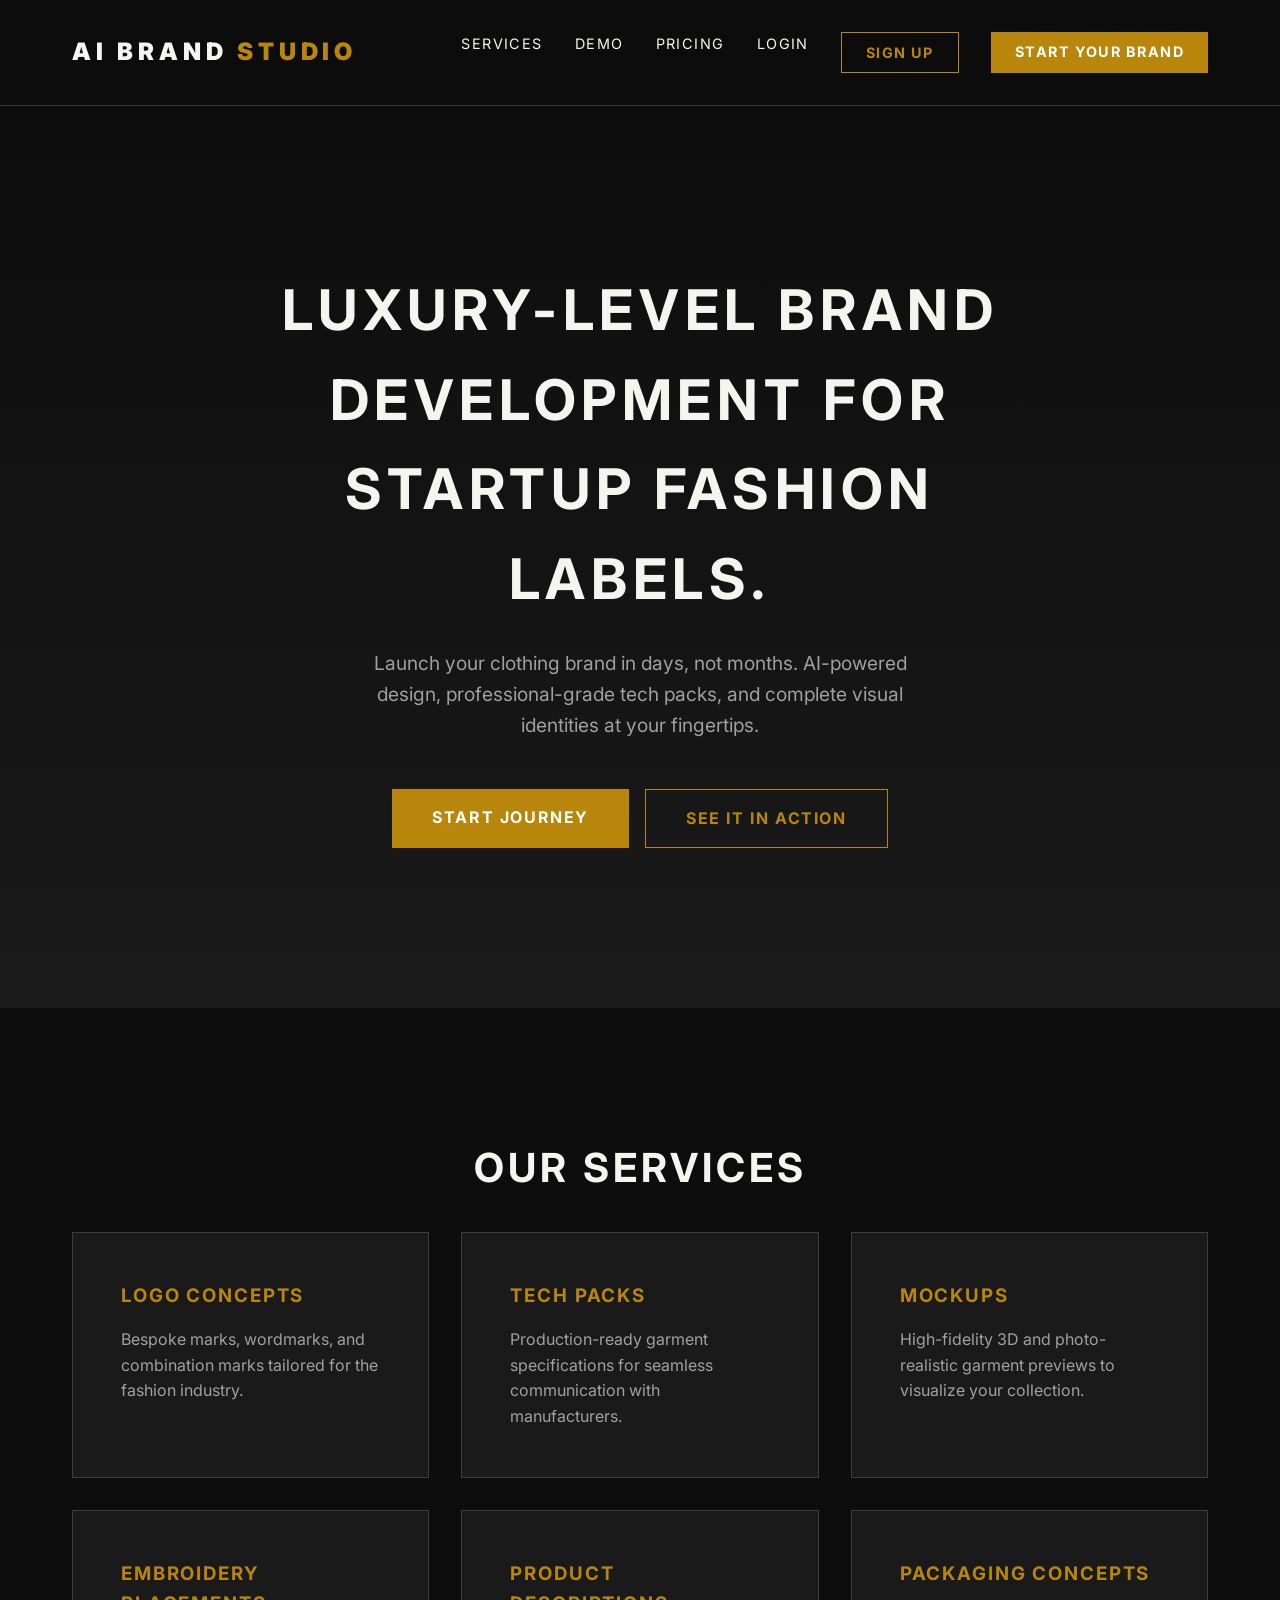
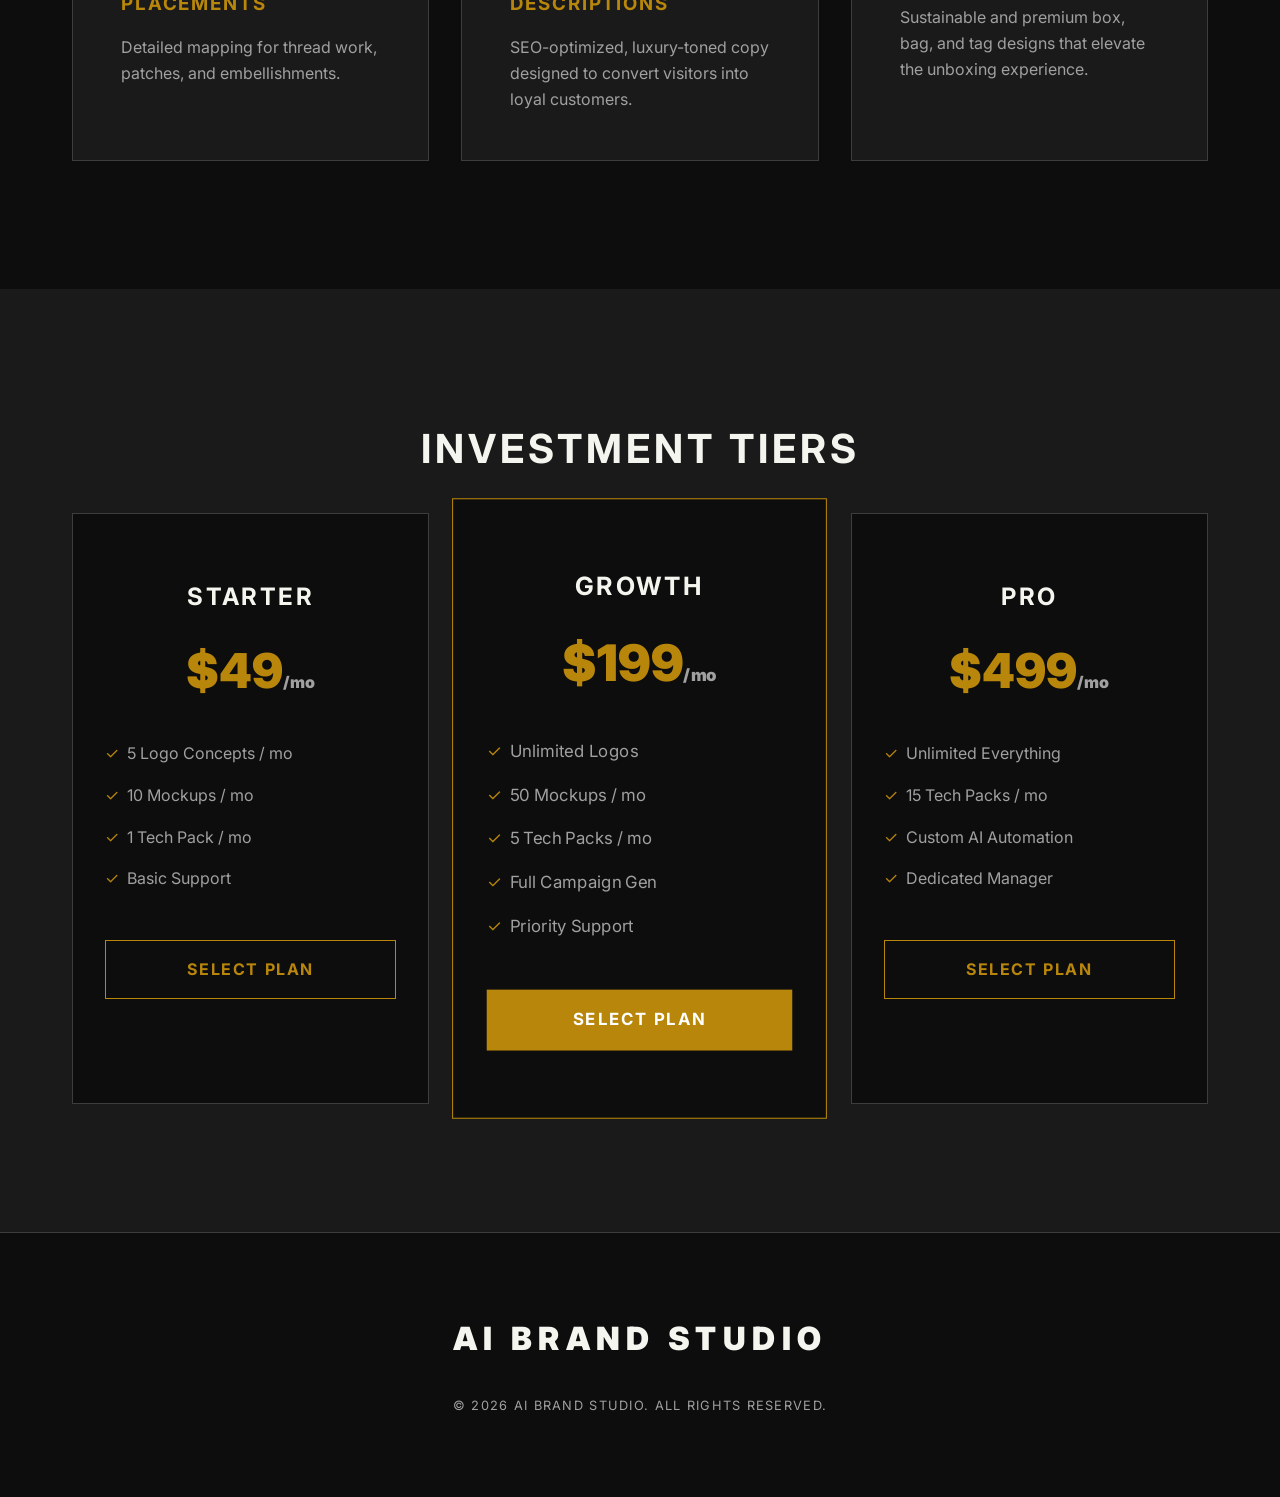
<file: index.html>
<!DOCTYPE html>
<html lang="en">
<head>
    <meta charset="UTF-8">
    <meta name="viewport" content="width=device-width, initial-scale=1.0">
    <title>AI Brand Studio | Luxury Fashion Brand Development</title>
    <link rel="preconnect" href="https://fonts.googleapis.com">
    <link rel="preconnect" href="https://fonts.gstatic.com" crossorigin>
    <link href="https://fonts.googleapis.com/css2?family=Inter:wght@400;700;900&display=swap" rel="stylesheet">
    <link rel="stylesheet" href="css/style.css">
</head>
<body>
    <header>
        <div class="container">
            <nav>
                <a href="index.html" class="logo">AI BRAND <span>STUDIO</span></a>
                <div class="nav-links">
                    <a href="services.html">Services</a>
                    <a href="demo.html">Demo</a>
                    <a href="pricing.html">Pricing</a>
                    <a href="login.html">Login</a>
                    <a href="signup.html" class="btn btn-outline" style="padding: 0.5rem 1.5rem;">Sign Up</a>
                    <a href="contact.html" class="btn" style="padding: 0.5rem 1.5rem;">Start Your Brand</a>
                </div>
            </nav>
        </div>
    </header>

    <main>
        <section class="hero">
            <div class="container">
                <h1>Luxury-level brand development for startup fashion labels.</h1>
                <p>Launch your clothing brand in days, not months. AI-powered design, professional-grade tech packs, and complete visual identities at your fingertips.</p>
                <div style="display: flex; gap: 1rem; justify-content: center;">
                    <a href="contact.html" class="btn">Start Journey</a>
                    <a href="demo.html" class="btn btn-outline">See it in action</a>
                </div>
            </div>
        </section>

        <section class="services">
            <div class="container">
                <h2 class="section-title">Our Services</h2>
                <div class="services-grid">
                    <div class="service-card">
                        <h3>Logo Concepts</h3>
                        <p>Bespoke marks, wordmarks, and combination marks tailored for the fashion industry.</p>
                    </div>
                    <div class="service-card">
                        <h3>Tech Packs</h3>
                        <p>Production-ready garment specifications for seamless communication with manufacturers.</p>
                    </div>
                    <div class="service-card">
                        <h3>Mockups</h3>
                        <p>High-fidelity 3D and photo-realistic garment previews to visualize your collection.</p>
                    </div>
                    <div class="service-card">
                        <h3>Embroidery Placements</h3>
                        <p>Detailed mapping for thread work, patches, and embellishments.</p>
                    </div>
                    <div class="service-card">
                        <h3>Product Descriptions</h3>
                        <p>SEO-optimized, luxury-toned copy designed to convert visitors into loyal customers.</p>
                    </div>
                    <div class="service-card">
                        <h3>Packaging Concepts</h3>
                        <p>Sustainable and premium box, bag, and tag designs that elevate the unboxing experience.</p>
                    </div>
                </div>
            </div>
        </section>

        <section class="pricing">
            <div class="container">
                <h2 class="section-title">Investment Tiers</h2>
                <div class="pricing-grid">
                    <div class="pricing-card">
                        <h3>Starter</h3>
                        <div class="price">$49<span>/mo</span></div>
                        <ul>
                            <li>5 Logo Concepts / mo</li>
                            <li>10 Mockups / mo</li>
                            <li>1 Tech Pack / mo</li>
                            <li>Basic Support</li>
                        </ul>
                        <a href="contact.html" class="btn btn-outline" style="width: 100%;">Select Plan</a>
                    </div>
                    <div class="pricing-card popular">
                        <h3>Growth</h3>
                        <div class="price">$199<span>/mo</span></div>
                        <ul>
                            <li>Unlimited Logos</li>
                            <li>50 Mockups / mo</li>
                            <li>5 Tech Packs / mo</li>
                            <li>Full Campaign Gen</li>
                            <li>Priority Support</li>
                        </ul>
                        <a href="contact.html" class="btn" style="width: 100%;">Select Plan</a>
                    </div>
                    <div class="pricing-card">
                        <h3>Pro</h3>
                        <div class="price">$499<span>/mo</span></div>
                        <ul>
                            <li>Unlimited Everything</li>
                            <li>15 Tech Packs / mo</li>
                            <li>Custom AI Automation</li>
                            <li>Dedicated Manager</li>
                        </ul>
                        <a href="contact.html" class="btn btn-outline" style="width: 100%;">Select Plan</a>
                    </div>
                </div>
            </div>
        </section>
    </main>

    <footer>
        <div class="container">
            <div class="footer-logo">AI BRAND STUDIO</div>
            <p class="copyright">&copy; 2026 AI Brand Studio. All Rights Reserved.</p>
        </div>
    </footer>
</body>
</html>
</file>
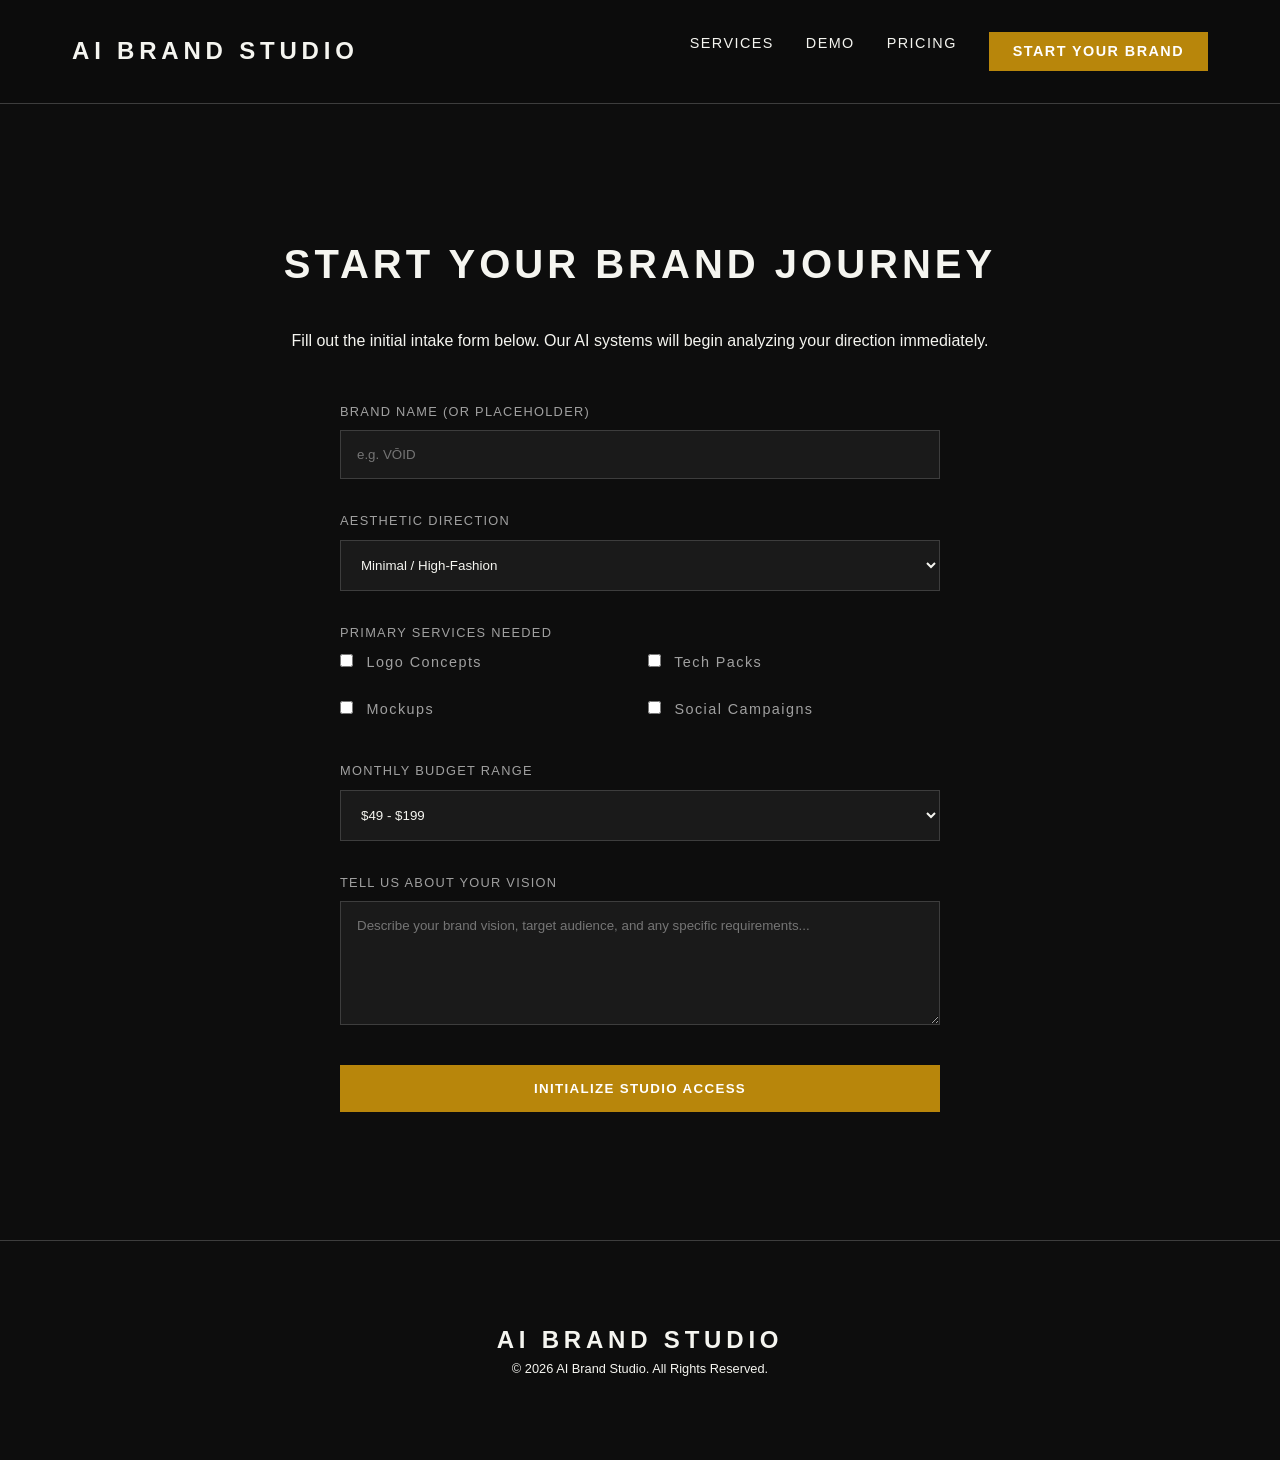
<file: contact.html>
<!DOCTYPE html>
<html lang="en">
<head>
    <meta charset="UTF-8">
    <meta name="viewport" content="width=device-width, initial-scale=1.0">
    <title>Start Your Brand | AI Brand Studio - Intake</title>
    <link rel="preconnect" href="https://fonts.googleapis.com">
    <link rel="preconnect" href="https://fonts.gstatic.com" crossorigin>
    <link href="https://fonts.googleapis.com/css2?family=Cormorant+Garamond:wght@300;400;600&family=Montserrat:wght@300;400;500&display=swap" rel="stylesheet">
    <link rel="stylesheet" href="css/style.css">
</head>
<body>
    <header>
        <div class="container">
            <nav>
                <a href="index.html" class="logo">AI BRAND STUDIO</a>
                <div class="nav-links">
                    <a href="services.html">Services</a>
                    <a href="demo.html">Demo</a>
                    <a href="pricing.html">Pricing</a>
                    <a href="contact.html" class="btn" style="padding: 0.5rem 1.5rem;">Start Your Brand</a>
                </div>
            </nav>
        </div>
    </header>

    <main style="padding: 8rem 0;">
        <div class="container">
            <h1 class="section-title">Start Your Brand Journey</h1>
            <p style="text-align: center; color: var(--muted); margin-bottom: 3rem;">Fill out the initial intake form below. Our AI systems will begin analyzing your direction immediately.</p>

            <form class="contact-form" action="https://formspree.io/f/xlgkonjz" method="POST">

                <div class="form-group">
                    <label for="brand-name">Brand Name (or Placeholder)</label>
                    <input type="text" id="brand-name" name="brand-name" placeholder="e.g. VŌID" required>
                </div>

                <div class="form-group">
                    <label for="aesthetic">Aesthetic Direction</label>
                    <select id="aesthetic" name="aesthetic">
                        <option value="minimal">Minimal / High-Fashion</option>
                        <option value="streetwear">Streetwear / Industrial</option>
                        <option value="luxury">Heritage Luxury</option>
                        <option value="athletic">High-Performance Athletic</option>
                        <option value="vintage">Vintage / Retro</option>
                    </select>
                </div>

                <div class="form-group">
                    <label for="services">Primary Services Needed</label>
                    <div style="display: grid; grid-template-columns: 1fr 1fr; gap: 1rem; margin-top: 0.5rem;">
                        <label style="text-transform: none; font-size: 0.9rem;"><input type="checkbox" name="services" value="logo" style="width: auto; margin-right: 0.5rem;"> Logo Concepts</label>
                        <label style="text-transform: none; font-size: 0.9rem;"><input type="checkbox" name="services" value="tech-packs" style="width: auto; margin-right: 0.5rem;"> Tech Packs</label>
                        <label style="text-transform: none; font-size: 0.9rem;"><input type="checkbox" name="services" value="mockups" style="width: auto; margin-right: 0.5rem;"> Mockups</label>
                        <label style="text-transform: none; font-size: 0.9rem;"><input type="checkbox" name="services" value="social-campaigns" style="width: auto; margin-right: 0.5rem;"> Social Campaigns</label>
                    </div>
                </div>

                <div class="form-group">
                    <label for="budget">Monthly Budget Range</label>
                    <select id="budget" name="budget">
                        <option value="starter">$49 - $199</option>
                        <option value="growth">$200 - $499</option>
                        <option value="pro">$500+</option>
                        <option value="package">One-time Premium Package</option>
                    </select>
                </div>

                <div class="form-group">
                    <label for="vision">Tell us about your vision</label>
                    <textarea id="vision" name="vision" rows="6" placeholder="Describe your brand vision, target audience, and any specific requirements..."></textarea>
                </div>

                <button type="submit" class="btn" style="width: 100%; padding: 1rem;">Initialize Studio Access</button>

            </form>
        </div>
    </main>

    <footer>
        <div class="container">
            <p class="logo">AI BRAND STUDIO</p>
            <p style="color: var(--muted); font-size: 0.8rem;">© 2026 AI Brand Studio. All Rights Reserved.</p>
        </div>
    </footer>

</body>
</html>
</file>
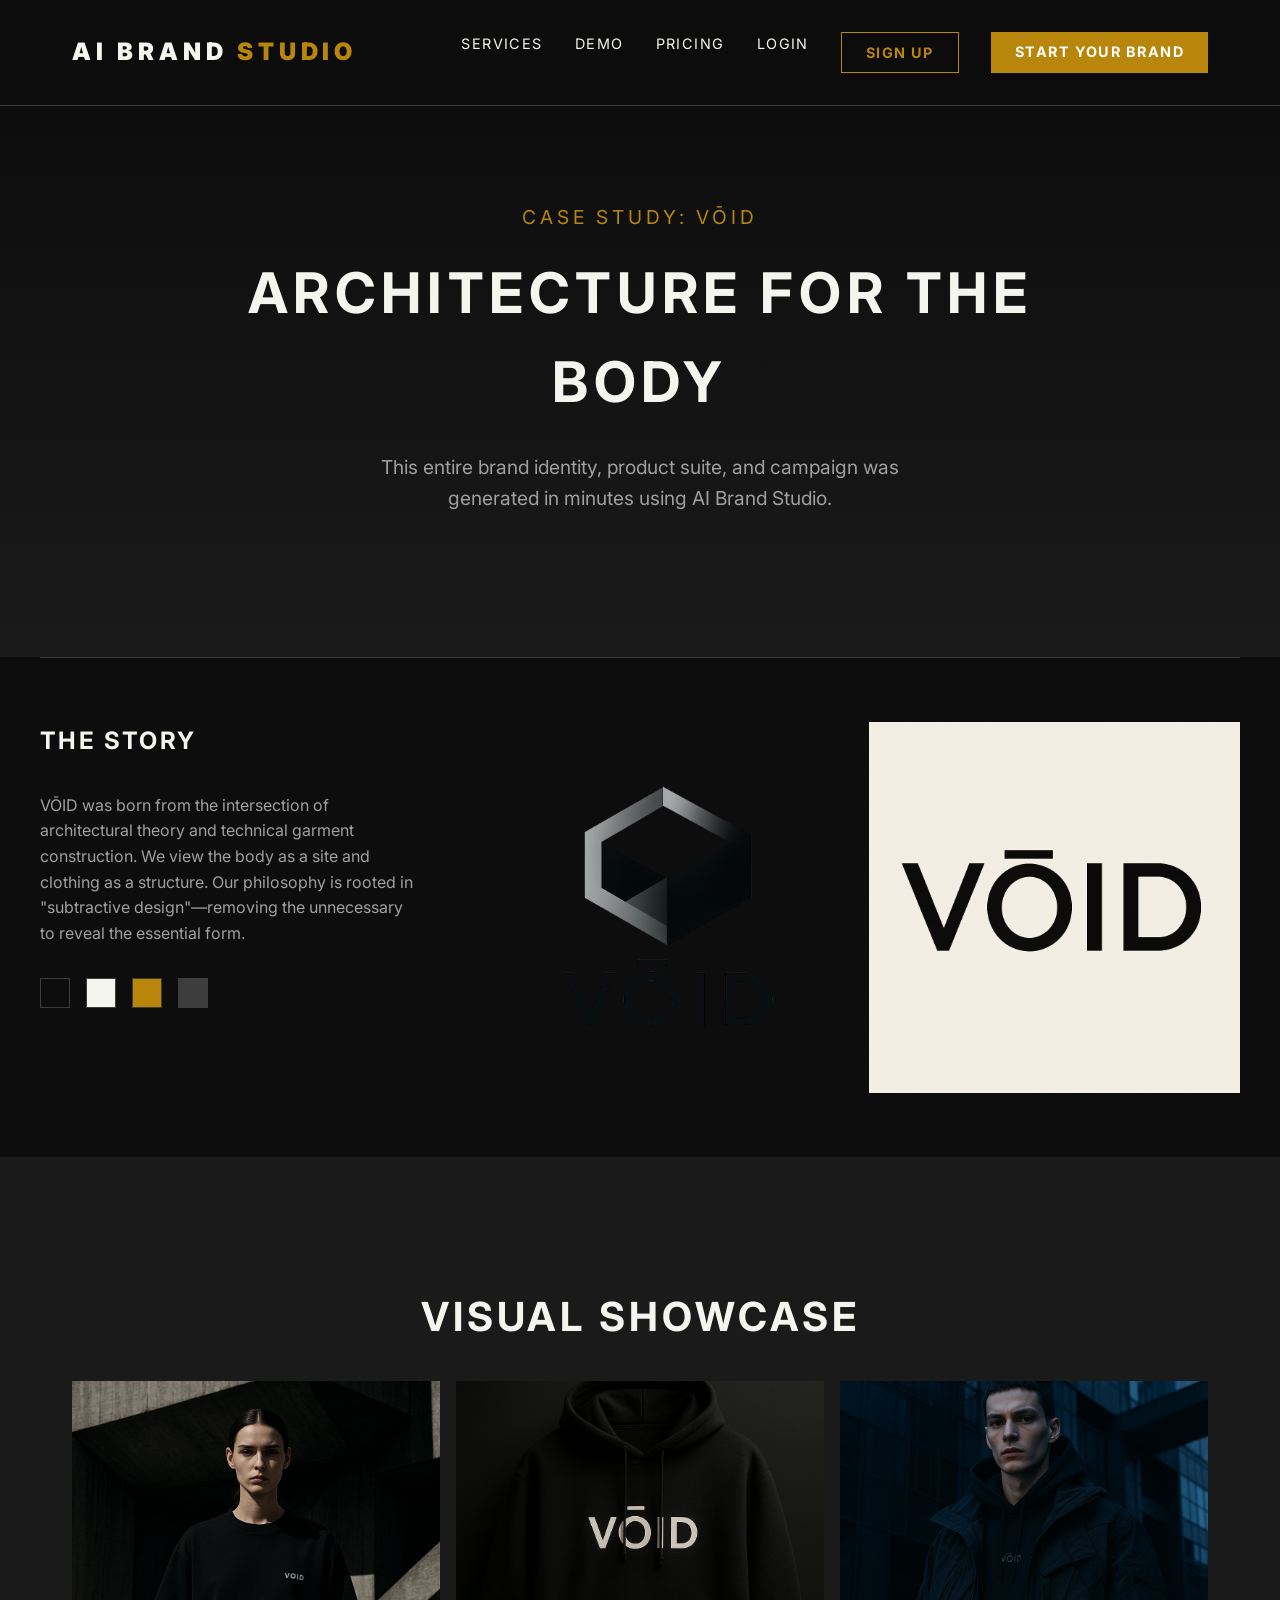
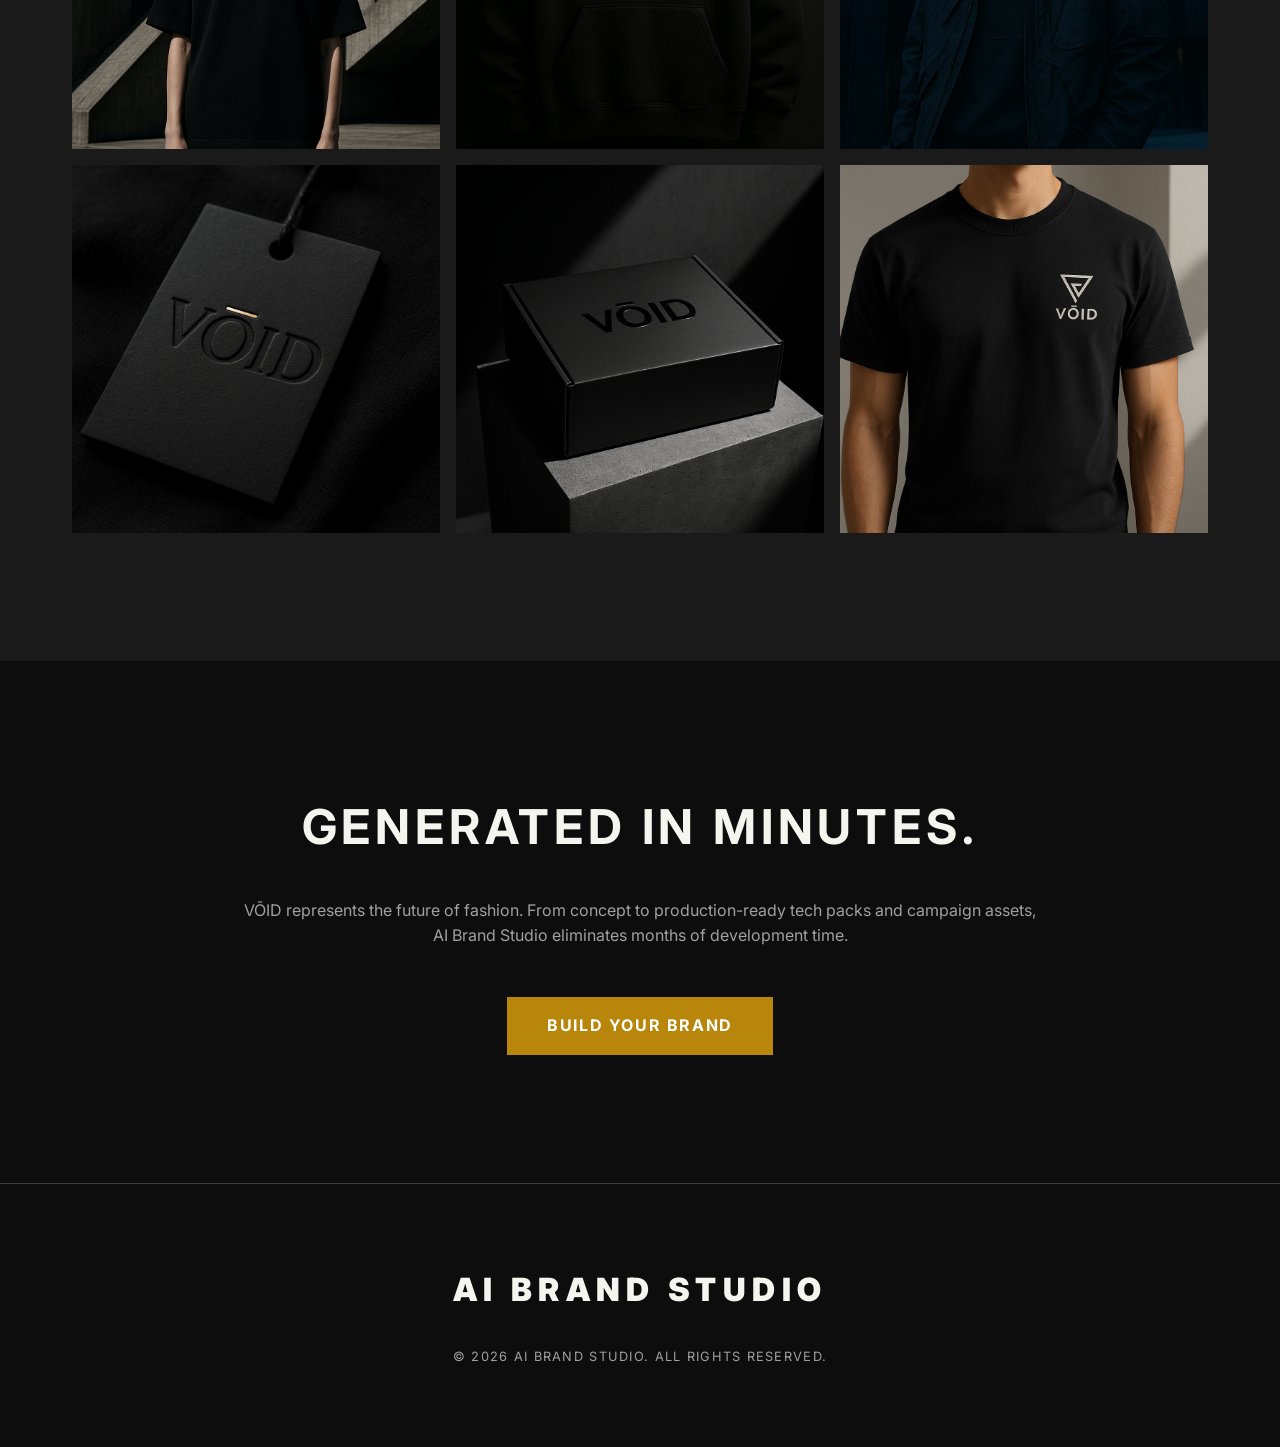
<file: demo.html>
<!DOCTYPE html>
<html lang="en">
<head>
    <meta charset="UTF-8">
    <meta name="viewport" content="width=device-width, initial-scale=1.0">
    <title>Demo Case Study | VŌID - Architecture for the Body</title>
    <link rel="preconnect" href="https://fonts.googleapis.com">
    <link rel="preconnect" href="https://fonts.gstatic.com" crossorigin>
    <link href="https://fonts.googleapis.com/css2?family=Inter:wght@400;700;900&display=swap" rel="stylesheet">
    <link rel="stylesheet" href="css/style.css">
</head>
<body>
    <header>
        <div class="container">
            <nav>
                <a href="index.html" class="logo">AI BRAND <span>STUDIO</span></a>
                <div class="nav-links">
                    <a href="services.html">Services</a>
                    <a href="demo.html">Demo</a>
                    <a href="pricing.html">Pricing</a>
                    <a href="login.html">Login</a>
                    <a href="signup.html" class="btn btn-outline" style="padding: 0.5rem 1.5rem;">Sign Up</a>
                    <a href="contact.html" class="btn" style="padding: 0.5rem 1.5rem;">Start Your Brand</a>
                </div>
            </nav>
        </div>
    </header>

    <main>
        <section class="hero" style="padding: 6rem 0;">
            <div class="container">
                <p style="color: var(--accent-color); text-transform: uppercase; letter-spacing: 0.2em; margin-bottom: 1rem;">Case Study: VŌID</p>
                <h1>Architecture for the Body</h1>
                <p>This entire brand identity, product suite, and campaign was generated in minutes using AI Brand Studio.</p>
            </div>
        </section>

        <section class="container" style="padding: 4rem 0; border-top: 1px solid var(--border-color);">
            <div style="display: grid; grid-template-columns: 1fr 2fr; gap: 4rem;">
                <div>
                    <h2 style="margin-bottom: 2rem;">The Story</h2>
                    <p style="color: var(--muted-text);">VŌID was born from the intersection of architectural theory and technical garment construction. We view the body as a site and clothing as a structure. Our philosophy is rooted in "subtractive design"—removing the unnecessary to reveal the essential form.</p>
                    <div style="margin-top: 2rem; display: flex; gap: 1rem;">
                        <div style="width: 30px; height: 30px; background-color: #0D0D0D; border: 1px solid #3D3D3D;"></div>
                        <div style="width: 30px; height: 30px; background-color: #F5F5F0; border: 1px solid #3D3D3D;"></div>
                        <div style="width: 30px; height: 30px; background-color: #B8860B; border: 1px solid #3D3D3D;"></div>
                        <div style="width: 30px; height: 30px; background-color: #3D3D3D; border: 1px solid #3D3D3D;"></div>
                    </div>
                </div>
                <div class="demo-grid">
                    <div class="demo-item">
                        <img src="demo_img/void-logo-minimal.png" alt="VŌID Logo Minimal">
                        <div class="overlay"><h4>Minimal Mark</h4></div>
                    </div>
                    <div class="demo-item">
                        <img src="demo_img/void-logo-wordmark.png" alt="VŌID Logo Wordmark">
                        <div class="overlay"><h4>Wordmark</h4></div>
                    </div>
                </div>
            </div>
        </section>

        <section class="demo-showcase" style="background-color: var(--secondary-bg);">
            <div class="container">
                <h2 class="section-title">Visual Showcase</h2>
                <div class="demo-grid">
                    <div class="demo-item">
                        <img src="demo_img/lifestyle-tee-brutalist.png" alt="Heavyweight Tee Mockup">
                        <div class="overlay"><h4>Heavyweight Tee</h4></div>
                    </div>
                    <div class="demo-item">
                        <img src="demo_img/mockup-hoodie-wordmark.png" alt="Hoodie Mockup">
                        <div class="overlay"><h4>Core Hoodie</h4></div>
                    </div>
                    <div class="demo-item">
                        <img src="demo_img/lifestyle-layered-look.png" alt="Layered Look">
                        <div class="overlay"><h4>Layered Campaign</h4></div>
                    </div>
                    <div class="demo-item">
                        <img src="demo_img/mockup-hangtag.png" alt="Hangtag Mockup">
                        <div class="overlay"><h4>Packaging System</h4></div>
                    </div>
                    <div class="demo-item">
                        <img src="demo_img/mockup-mailer-box.png" alt="Mailer Box Mockup">
                        <div class="overlay"><h4>Luxury Mailer</h4></div>
                    </div>
                    <div class="demo-item">
                        <img src="demo_img/mockup-tshirt-minimal.png" alt="T-Shirt Mockup">
                        <div class="overlay"><h4>Left Chest Detail</h4></div>
                    </div>
                </div>
            </div>
        </section>

        <section class="container" style="padding: 8rem 0; text-align: center;">
            <h2 style="font-size: 3rem; margin-bottom: 2rem;">Generated in minutes.</h2>
            <p style="color: var(--muted-text); max-width: 800px; margin: 0 auto 3rem;">VŌID represents the future of fashion. From concept to production-ready tech packs and campaign assets, AI Brand Studio eliminates months of development time.</p>
            <a href="contact.html" class="btn">Build Your Brand</a>
        </section>
    </main>

    <footer>
        <div class="container">
            <div class="footer-logo">AI BRAND STUDIO</div>
            <p class="copyright">&copy; 2026 AI Brand Studio. All Rights Reserved.</p>
        </div>
    </footer>
</body>
</html>
</file>
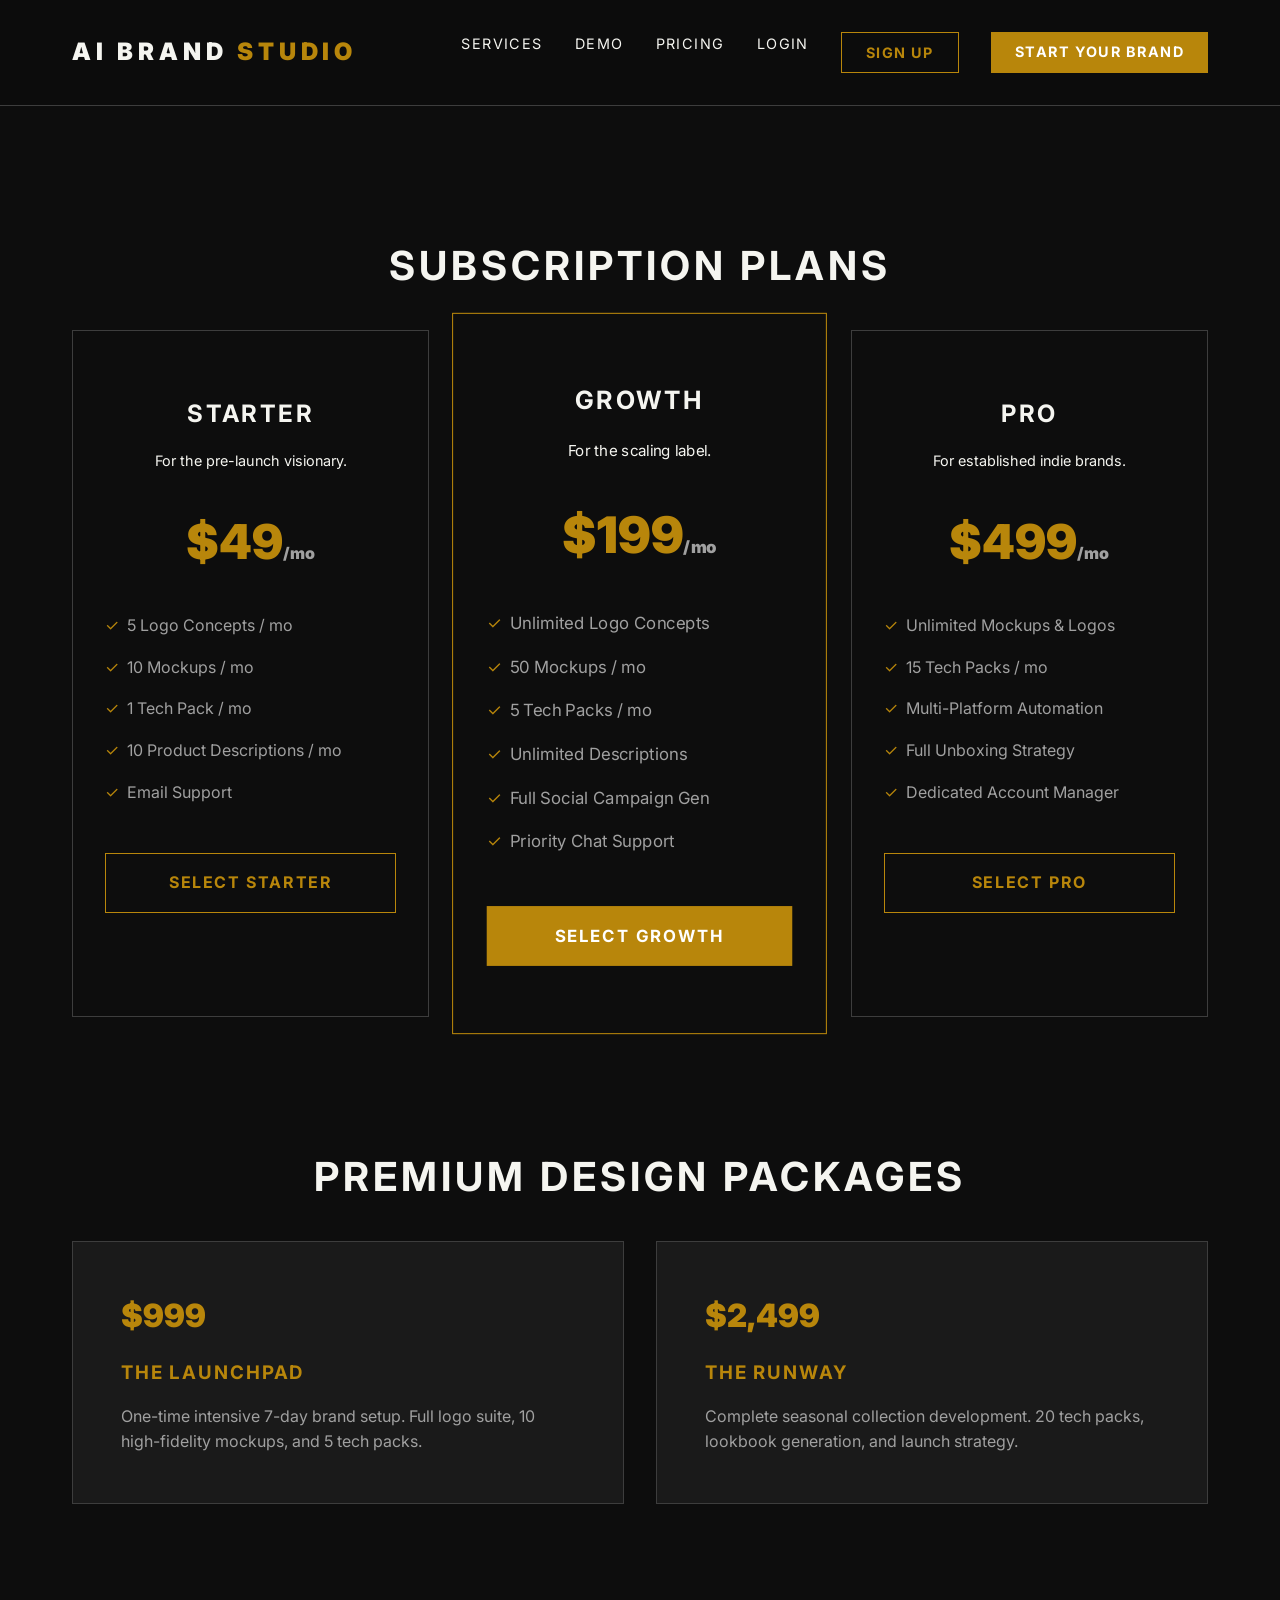
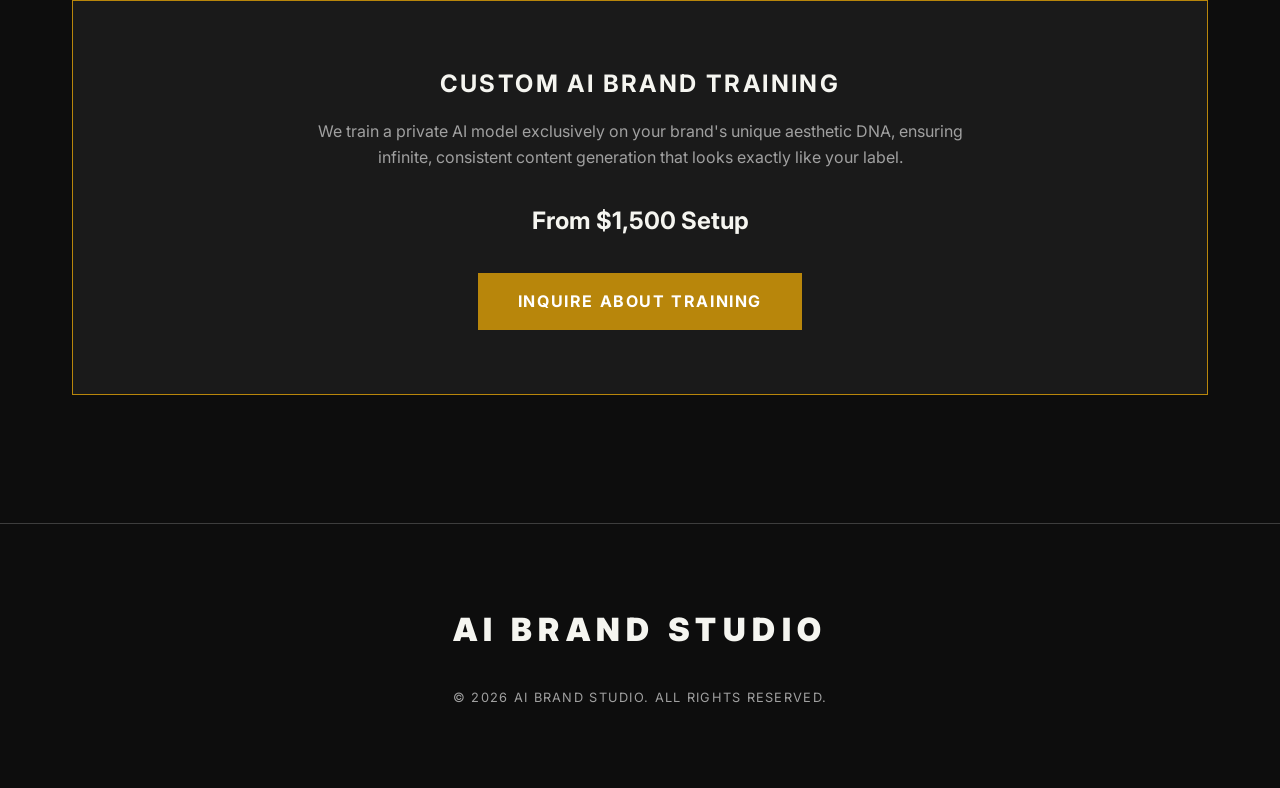
<file: pricing.html>
<!DOCTYPE html>
<html lang="en">
<head>
    <meta charset="UTF-8">
    <meta name="viewport" content="width=device-width, initial-scale=1.0">
    <title>Pricing | AI Brand Studio - Investment Plans</title>
    <link rel="preconnect" href="https://fonts.googleapis.com">
    <link rel="preconnect" href="https://fonts.gstatic.com" crossorigin>
    <link href="https://fonts.googleapis.com/css2?family=Inter:wght@400;700;900&display=swap" rel="stylesheet">
    <link rel="stylesheet" href="css/style.css">
</head>
<body>
    <header>
        <div class="container">
            <nav>
                <a href="index.html" class="logo">AI BRAND <span>STUDIO</span></a>
                <div class="nav-links">
                    <a href="services.html">Services</a>
                    <a href="demo.html">Demo</a>
                    <a href="pricing.html">Pricing</a>
                    <a href="login.html">Login</a>
                    <a href="signup.html" class="btn btn-outline" style="padding: 0.5rem 1.5rem;">Sign Up</a>
                    <a href="contact.html" class="btn" style="padding: 0.5rem 1.5rem;">Start Your Brand</a>
                </div>
            </nav>
        </div>
    </header>

    <main style="padding: 8rem 0;">
        <div class="container">
            <h1 class="section-title">Subscription Plans</h1>
            <div class="pricing-grid">
                <div class="pricing-card">
                    <h3>Starter</h3>
                    <p style="margin-bottom: 2rem; font-size: 0.9rem;">For the pre-launch visionary.</p>
                    <div class="price">$49<span>/mo</span></div>
                    <ul>
                        <li>5 Logo Concepts / mo</li>
                        <li>10 Mockups / mo</li>
                        <li>1 Tech Pack / mo</li>
                        <li>10 Product Descriptions / mo</li>
                        <li>Email Support</li>
                    </ul>
                    <a href="contact.html" class="btn btn-outline" style="width: 100%;">Select Starter</a>
                </div>
                <div class="pricing-card popular">
                    <h3>Growth</h3>
                    <p style="margin-bottom: 2rem; font-size: 0.9rem;">For the scaling label.</p>
                    <div class="price">$199<span>/mo</span></div>
                    <ul>
                        <li>Unlimited Logo Concepts</li>
                        <li>50 Mockups / mo</li>
                        <li>5 Tech Packs / mo</li>
                        <li>Unlimited Descriptions</li>
                        <li>Full Social Campaign Gen</li>
                        <li>Priority Chat Support</li>
                    </ul>
                    <a href="contact.html" class="btn" style="width: 100%;">Select Growth</a>
                </div>
                <div class="pricing-card">
                    <h3>Pro</h3>
                    <p style="margin-bottom: 2rem; font-size: 0.9rem;">For established indie brands.</p>
                    <div class="price">$499<span>/mo</span></div>
                    <ul>
                        <li>Unlimited Mockups & Logos</li>
                        <li>15 Tech Packs / mo</li>
                        <li>Multi-Platform Automation</li>
                        <li>Full Unboxing Strategy</li>
                        <li>Dedicated Account Manager</li>
                    </ul>
                    <a href="contact.html" class="btn btn-outline" style="width: 100%;">Select Pro</a>
                </div>
            </div>

            <div style="margin-top: 8rem;">
                <h2 class="section-title">Premium Design Packages</h2>
                <div class="services-grid">
                    <div class="service-card">
                        <div style="color: var(--accent-color); font-size: 2rem; font-weight: 900; margin-bottom: 1rem;">$999</div>
                        <h3>The Launchpad</h3>
                        <p>One-time intensive 7-day brand setup. Full logo suite, 10 high-fidelity mockups, and 5 tech packs.</p>
                    </div>
                    <div class="service-card">
                        <div style="color: var(--accent-color); font-size: 2rem; font-weight: 900; margin-bottom: 1rem;">$2,499</div>
                        <h3>The Runway</h3>
                        <p>Complete seasonal collection development. 20 tech packs, lookbook generation, and launch strategy.</p>
                    </div>
                </div>
            </div>

            <div style="margin-top: 6rem; background-color: var(--secondary-bg); padding: 4rem; text-align: center; border: 1px solid var(--accent-color);">
                <h2 style="margin-bottom: 1rem;">Custom AI Brand Training</h2>
                <p style="color: var(--muted-text); margin-bottom: 2rem; max-width: 700px; margin-left: auto; margin-right: auto;">We train a private AI model exclusively on your brand's unique aesthetic DNA, ensuring infinite, consistent content generation that looks exactly like your label.</p>
                <div style="font-size: 1.5rem; font-weight: 700;">From $1,500 Setup</div>
                <a href="contact.html" class="btn" style="margin-top: 2rem;">Inquire About Training</a>
            </div>
        </div>
    </main>

    <footer>
        <div class="container">
            <div class="footer-logo">AI BRAND STUDIO</div>
            <p class="copyright">&copy; 2026 AI Brand Studio. All Rights Reserved.</p>
        </div>
    </footer>
</body>
</html>
</file>
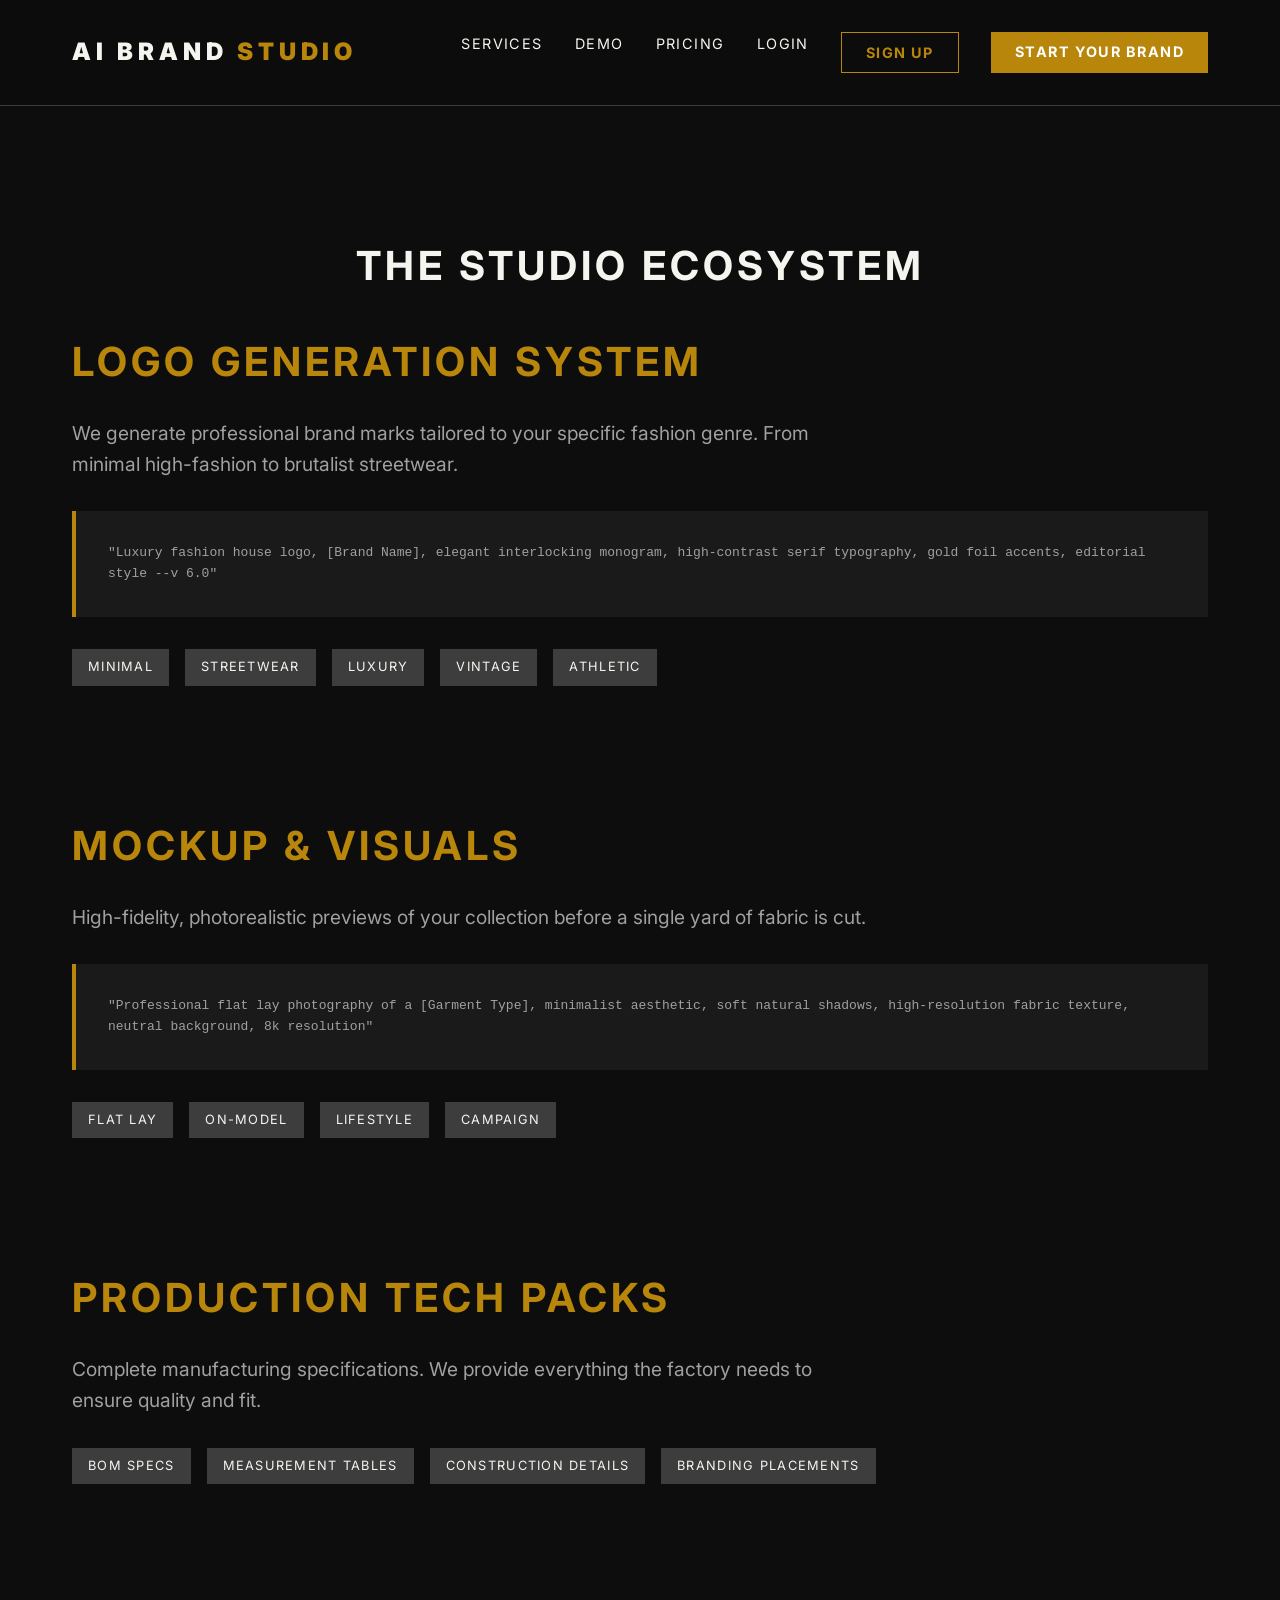
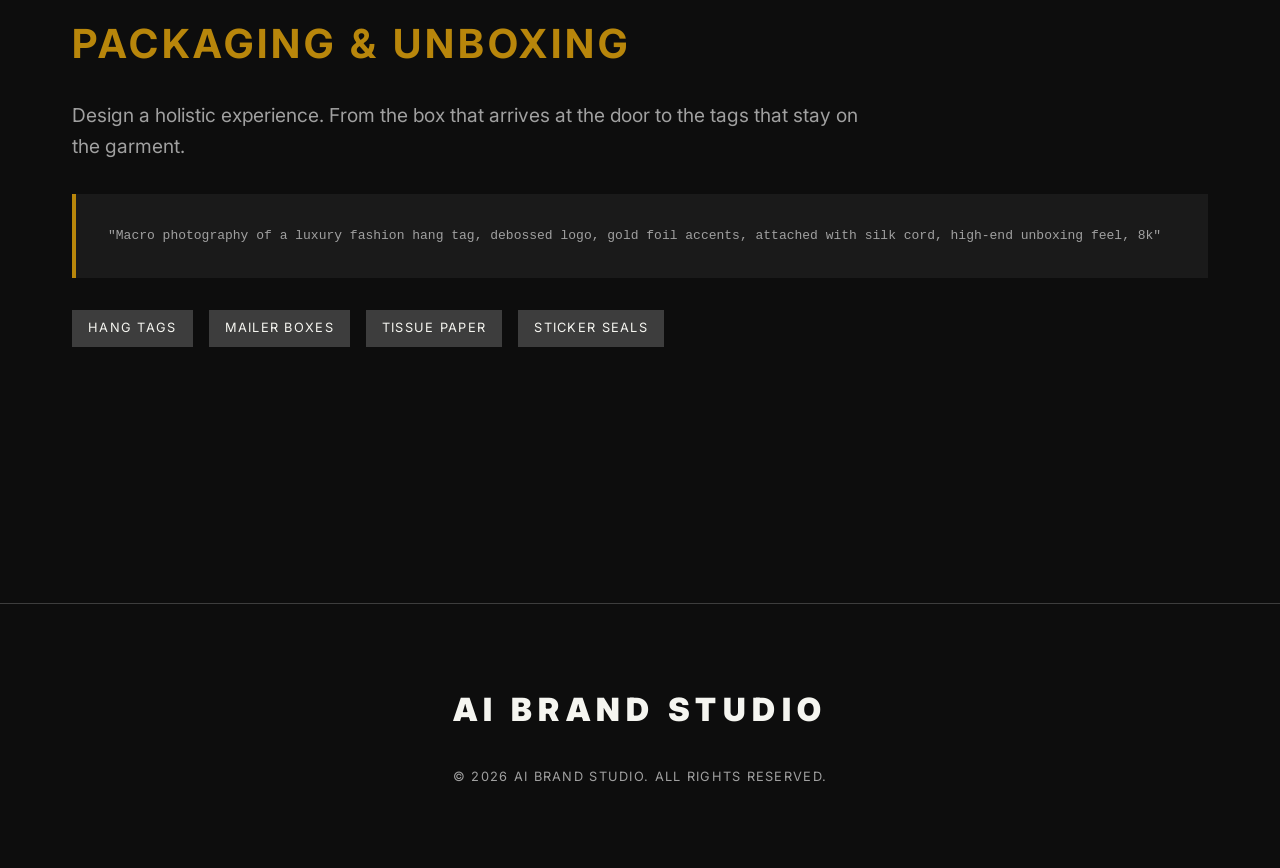
<file: services.html>
<!DOCTYPE html>
<html lang="en">
<head>
    <meta charset="UTF-8">
    <meta name="viewport" content="width=device-width, initial-scale=1.0">
    <title>Services | AI Brand Studio - Design & Technical Solutions</title>
    <link rel="preconnect" href="https://fonts.googleapis.com">
    <link rel="preconnect" href="https://fonts.gstatic.com" crossorigin>
    <link href="https://fonts.googleapis.com/css2?family=Inter:wght@400;700;900&display=swap" rel="stylesheet">
    <link rel="stylesheet" href="css/style.css">
    <style>
        .service-detail { margin-bottom: 8rem; }
        .service-detail h2 { font-size: 2.5rem; color: var(--accent-color); margin-bottom: 1.5rem; }
        .service-detail p { font-size: 1.2rem; color: var(--muted-text); margin-bottom: 2rem; max-width: 800px; }
        .prompt-box { background-color: var(--secondary-bg); padding: 2rem; border-left: 4px solid var(--accent-color); font-family: monospace; color: var(--muted-text); margin-bottom: 2rem; }
        .tag-list { display: flex; gap: 1rem; flex-wrap: wrap; margin-top: 1rem; }
        .tag { background-color: var(--border-color); padding: 0.5rem 1rem; font-size: 0.8rem; text-transform: uppercase; letter-spacing: 0.1em; }
    </style>
</head>
<body>
    <header>
        <div class="container">
            <nav>
                <a href="index.html" class="logo">AI BRAND <span>STUDIO</span></a>
                <div class="nav-links">
                    <a href="services.html">Services</a>
                    <a href="demo.html">Demo</a>
                    <a href="pricing.html">Pricing</a>
                    <a href="login.html">Login</a>
                    <a href="signup.html" class="btn btn-outline" style="padding: 0.5rem 1.5rem;">Sign Up</a>
                    <a href="contact.html" class="btn" style="padding: 0.5rem 1.5rem;">Start Your Brand</a>
                </div>
            </nav>
        </div>
    </header>

    <main style="padding: 8rem 0;">
        <div class="container">
            <h1 class="section-title">The Studio Ecosystem</h1>
            
            <div class="service-detail">
                <h2>Logo Generation System</h2>
                <p>We generate professional brand marks tailored to your specific fashion genre. From minimal high-fashion to brutalist streetwear.</p>
                <div class="prompt-box">
                    "Luxury fashion house logo, [Brand Name], elegant interlocking monogram, high-contrast serif typography, gold foil accents, editorial style --v 6.0"
                </div>
                <div class="tag-list">
                    <span class="tag">Minimal</span><span class="tag">Streetwear</span><span class="tag">Luxury</span><span class="tag">Vintage</span><span class="tag">Athletic</span>
                </div>
            </div>

            <div class="service-detail">
                <h2>Mockup & Visuals</h2>
                <p>High-fidelity, photorealistic previews of your collection before a single yard of fabric is cut.</p>
                <div class="prompt-box">
                    "Professional flat lay photography of a [Garment Type], minimalist aesthetic, soft natural shadows, high-resolution fabric texture, neutral background, 8k resolution"
                </div>
                <div class="tag-list">
                    <span class="tag">Flat Lay</span><span class="tag">On-Model</span><span class="tag">Lifestyle</span><span class="tag">Campaign</span>
                </div>
            </div>

            <div class="service-detail">
                <h2>Production Tech Packs</h2>
                <p>Complete manufacturing specifications. We provide everything the factory needs to ensure quality and fit.</p>
                <div class="tag-list">
                    <span class="tag">BOM Specs</span><span class="tag">Measurement Tables</span><span class="tag">Construction Details</span><span class="tag">Branding Placements</span>
                </div>
            </div>

            <div class="service-detail">
                <h2>Packaging & Unboxing</h2>
                <p>Design a holistic experience. From the box that arrives at the door to the tags that stay on the garment.</p>
                <div class="prompt-box">
                    "Macro photography of a luxury fashion hang tag, debossed logo, gold foil accents, attached with silk cord, high-end unboxing feel, 8k"
                </div>
                <div class="tag-list">
                    <span class="tag">Hang Tags</span><span class="tag">Mailer Boxes</span><span class="tag">Tissue Paper</span><span class="tag">Sticker Seals</span>
                </div>
            </div>
        </div>
    </main>

    <footer>
        <div class="container">
            <div class="footer-logo">AI BRAND STUDIO</div>
            <p class="copyright">&copy; 2026 AI Brand Studio. All Rights Reserved.</p>
        </div>
    </footer>
</body>
</html>
</file>
<file: css/style.css>
:root {
    --bg-color: #0D0D0D;
    --text-color: #F5F5F0;
    --accent-color: #B8860B;
    --secondary-bg: #1A1A1A;
    --muted-text: #A0A0A0;
    --border-color: #3D3D3D;
    --font-family: 'Inter', sans-serif;
}

* {
    margin: 0;
    padding: 0;
    box-sizing: border-box;
}

body {
    background-color: var(--bg-color);
    color: var(--text-color);
    font-family: var(--font-family);
    line-height: 1.6;
    overflow-x: hidden;
}

a {
    color: inherit;
    text-decoration: none;
    transition: color 0.3s ease;
}

a:hover {
    color: var(--accent-color);
}

ul {
    list-style: none;
}

/* Typography */
h1, h2, h3, h4 {
    text-transform: uppercase;
    letter-spacing: 0.1em;
    font-weight: 700;
}

.section-title {
    font-size: 2.5rem;
    margin-bottom: 2rem;
    text-align: center;
}

/* Layout */
.container {
    max-width: 1200px;
    margin: 0 auto;
    padding: 0 2rem;
}

header {
    padding: 2rem 0;
    border-bottom: 1px solid var(--border-color);
    position: sticky;
    top: 0;
    background-color: rgba(13, 13, 13, 0.9);
    z-index: 1000;
}

nav {
    display: flex;
    justify-content: space-between;
    align-items: center;
}

.logo {
    font-size: 1.5rem;
    font-weight: 900;
    letter-spacing: 0.2em;
}

.logo span {
    color: var(--accent-color);
}

.nav-links {
    display: flex;
    gap: 2rem;
}

.nav-links a {
    font-size: 0.9rem;
    text-transform: uppercase;
    letter-spacing: 0.1em;
}

/* Hero */
.hero {
    padding: 10rem 0;
    text-align: center;
    background: linear-gradient(180deg, var(--bg-color) 0%, var(--secondary-bg) 100%);
}

.hero h1 {
    font-size: 3.5rem;
    margin-bottom: 1.5rem;
    max-width: 800px;
    margin-left: auto;
    margin-right: auto;
}

.hero p {
    font-size: 1.2rem;
    color: var(--muted-text);
    margin-bottom: 3rem;
    max-width: 600px;
    margin-left: auto;
    margin-right: auto;
}

.btn {
    display: inline-block;
    padding: 1rem 2.5rem;
    background-color: var(--accent-color);
    color: #fff;
    text-transform: uppercase;
    letter-spacing: 0.1em;
    font-weight: 700;
    border: none;
    cursor: pointer;
    transition: transform 0.3s ease, background-color 0.3s ease;
}

.btn:hover {
    transform: translateY(-5px);
    background-color: #9a6b09;
    color: #fff;
}

.btn-outline {
    background-color: transparent;
    border: 1px solid var(--accent-color);
    color: var(--accent-color);
}

.btn-outline:hover {
    background-color: var(--accent-color);
    color: #fff;
}

/* Services */
.services {
    padding: 8rem 0;
}

.services-grid {
    display: grid;
    grid-template-columns: repeat(auto-fit, minmax(300px, 1fr));
    gap: 2rem;
}

.service-card {
    background-color: var(--secondary-bg);
    padding: 3rem;
    border: 1px solid var(--border-color);
    transition: border-color 0.3s ease;
}

.service-card:hover {
    border-color: var(--accent-color);
}

.service-card h3 {
    margin-bottom: 1rem;
    color: var(--accent-color);
}

.service-card p {
    color: var(--muted-text);
}

/* Pricing */
.pricing {
    padding: 8rem 0;
    background-color: var(--secondary-bg);
}

.pricing-grid {
    display: grid;
    grid-template-columns: repeat(auto-fit, minmax(300px, 1fr));
    gap: 2rem;
}

.pricing-card {
    background-color: var(--bg-color);
    padding: 4rem 2rem;
    border: 1px solid var(--border-color);
    text-align: center;
    position: relative;
}

.pricing-card.popular {
    border-color: var(--accent-color);
    transform: scale(1.05);
    z-index: 1;
}

.pricing-card h3 {
    font-size: 1.5rem;
    margin-bottom: 1rem;
}

.price {
    font-size: 3rem;
    font-weight: 900;
    margin-bottom: 2rem;
    color: var(--accent-color);
}

.price span {
    font-size: 1rem;
    color: var(--muted-text);
}

.pricing-card ul {
    margin-bottom: 3rem;
    text-align: left;
}

.pricing-card ul li {
    margin-bottom: 1rem;
    color: var(--muted-text);
    display: flex;
    align-items: center;
    gap: 0.5rem;
}

.pricing-card ul li::before {
    content: '✓';
    color: var(--accent-color);
}

/* Demo Showcase */
.demo-showcase {
    padding: 8rem 0;
}

.demo-grid {
    display: grid;
    grid-template-columns: repeat(auto-fit, minmax(350px, 1fr));
    gap: 1rem;
}

.demo-item {
    position: relative;
    overflow: hidden;
    aspect-ratio: 1 / 1;
}

.demo-item img {
    width: 100%;
    height: 100%;
    object-fit: cover;
    transition: transform 0.5s ease;
}

.demo-item:hover img {
    transform: scale(1.1);
}

.demo-item .overlay {
    position: absolute;
    bottom: 0;
    left: 0;
    right: 0;
    background: linear-gradient(to top, rgba(13, 13, 13, 0.9), transparent);
    padding: 2rem;
    opacity: 0;
    transition: opacity 0.3s ease;
}

.demo-item:hover .overlay {
    opacity: 1;
}

/* Forms */
.contact-form {
    max-width: 600px;
    margin: 0 auto;
}

.form-group {
    margin-bottom: 2rem;
}

.form-group label {
    display: block;
    text-transform: uppercase;
    letter-spacing: 0.1em;
    font-size: 0.8rem;
    margin-bottom: 0.5rem;
    color: var(--muted-text);
}

.form-group input, .form-group textarea, .form-group select {
    width: 100%;
    padding: 1rem;
    background-color: var(--secondary-bg);
    border: 1px solid var(--border-color);
    color: var(--text-color);
    font-family: inherit;
}

.form-group input:focus, .form-group textarea:focus {
    outline: none;
    border-color: var(--accent-color);
}

/* Footer */
footer {
    padding: 5rem 0;
    border-top: 1px solid var(--border-color);
    text-align: center;
}

.footer-logo {
    font-size: 2rem;
    font-weight: 900;
    letter-spacing: 0.2em;
    margin-bottom: 2rem;
}

.copyright {
    font-size: 0.8rem;
    color: var(--muted-text);
    text-transform: uppercase;
    letter-spacing: 0.1em;
}

/* Responsive */
@media (max-width: 768px) {
    .hero h1 {
        font-size: 2.5rem;
    }
    
    .nav-links {
        display: none;
    }
}
</file>
